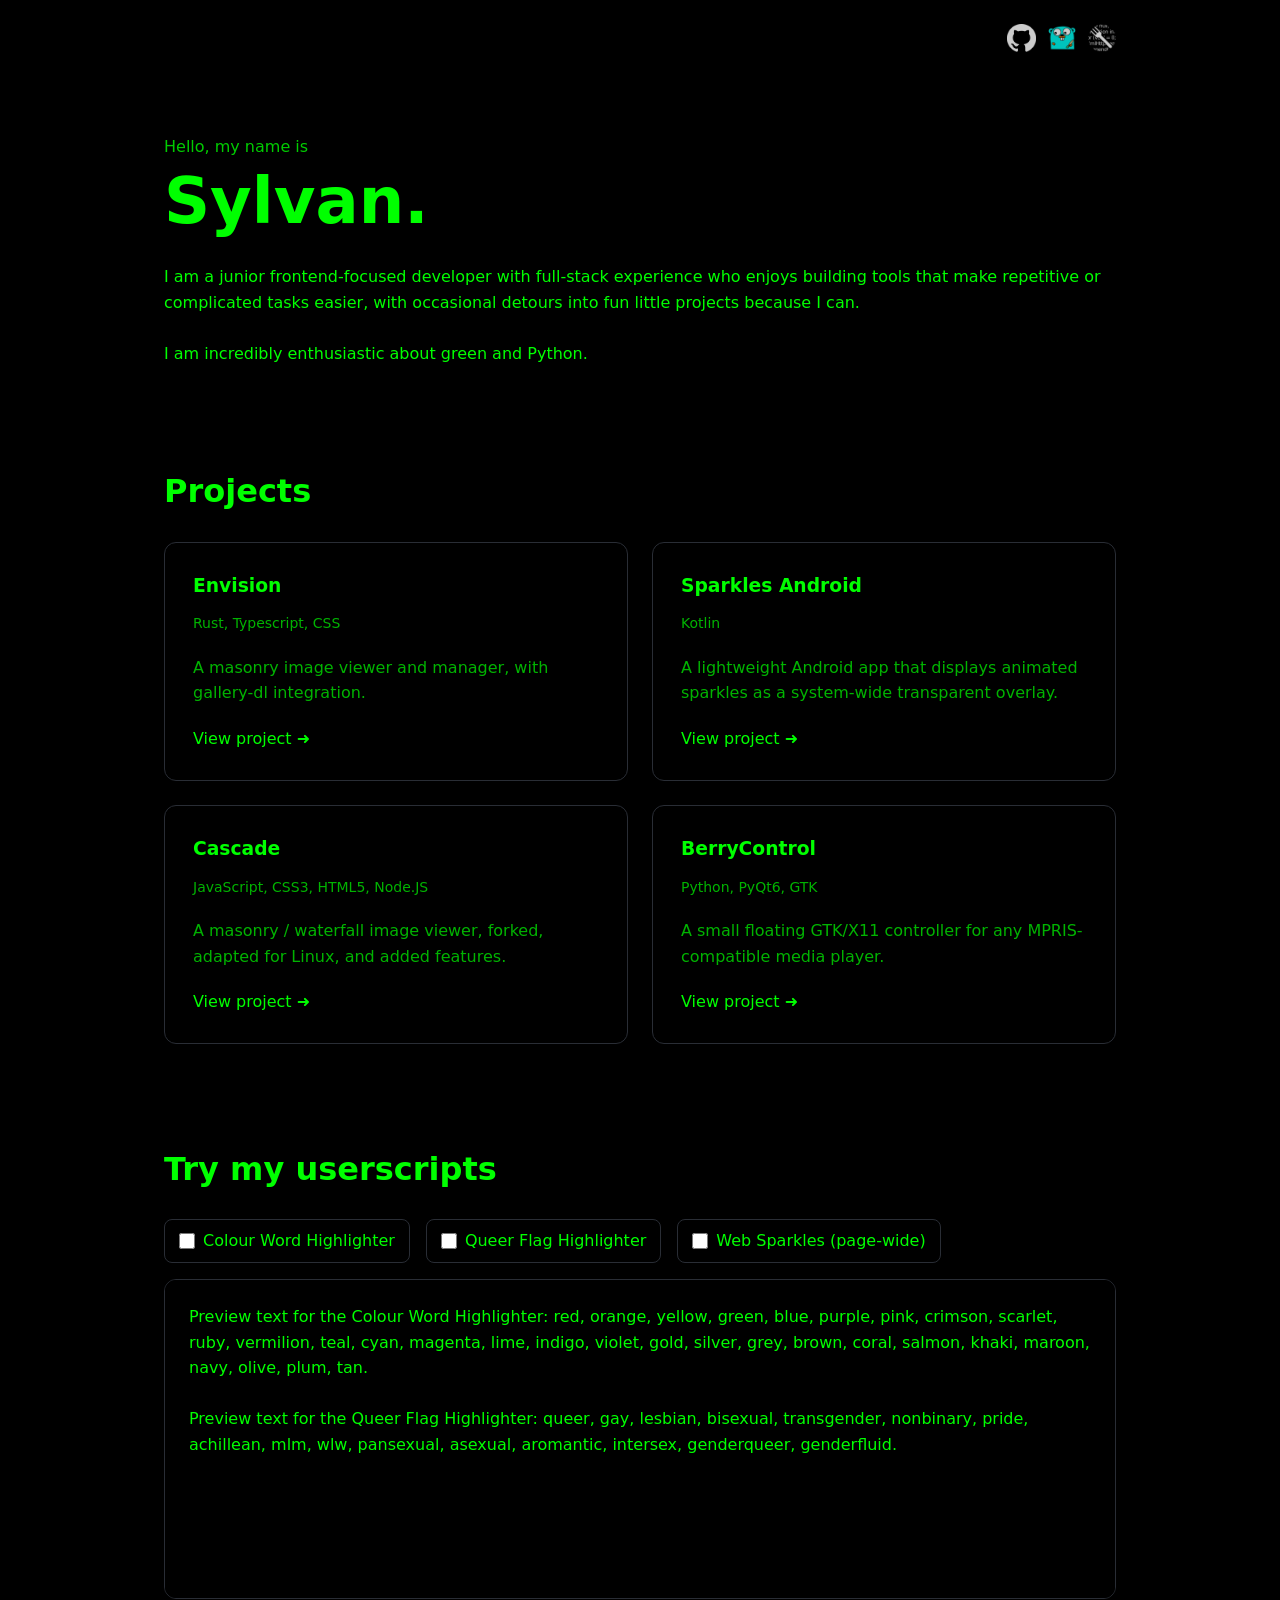
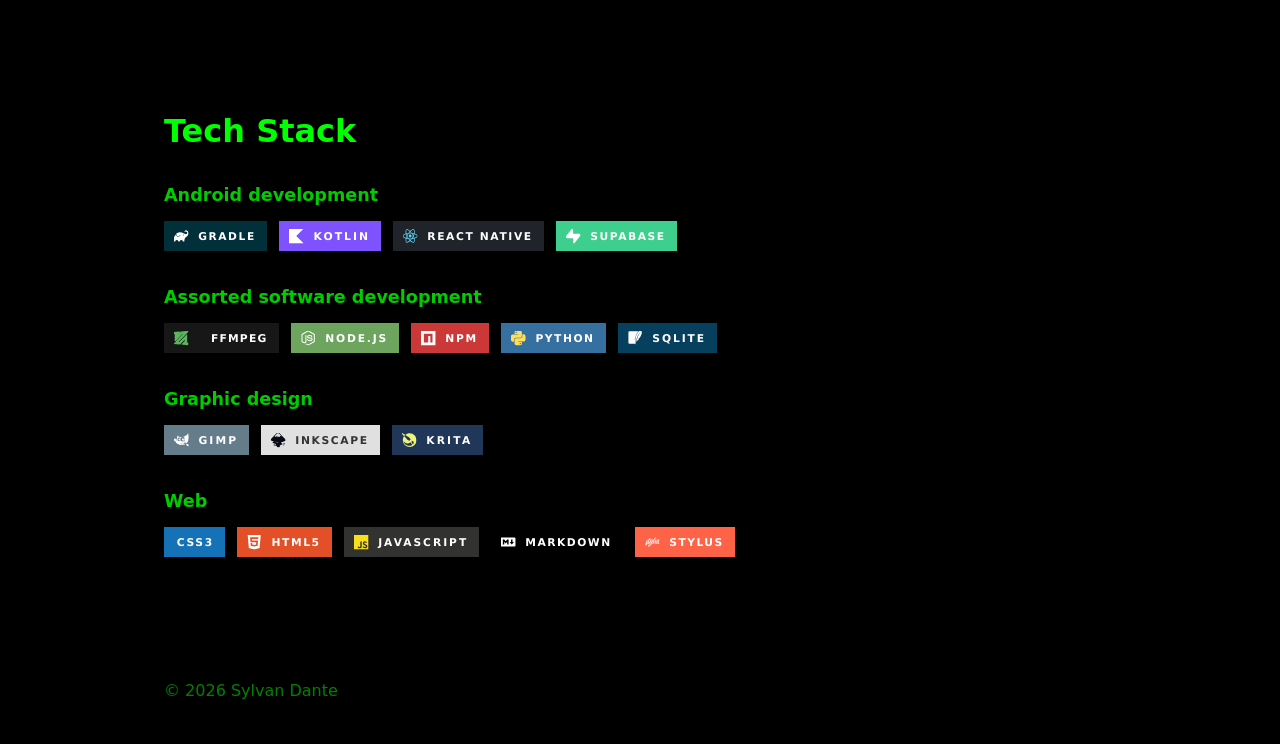
<file: index.html>
<!DOCTYPE html>
<html lang="en">
<head>
    <meta charset="UTF-8">
    <meta name="viewport" content="width=device-width, initial-scale=1.0">

    <title>Yeosangist - Developer</title>
    <meta name="description" content="Portfolio of Yeosangist">

    <link rel="stylesheet" href="style.css">
</head>

<body>
    <header>
        <div class="nav-icons" aria-label="Social links">
                <a href="https://github.com/Yeosangist" target="_blank" rel="noopener noreferrer" title="GitHub" aria-label="GitHub">
                    <img src="Assets/GitHub.png" alt="GitHub">
                </a>
                <a href="https://userstyles.world/user/Yeosangist" target="_blank" rel="noopener noreferrer" title="Userstyles.world" aria-label="Userstyles.world">
                    <img src="Assets/userstylesworld.png" alt="Userstyles.world">
                </a>
                <a href="https://greasyfork.org/en/users/1640543-yeosangist" target="_blank" rel="noopener noreferrer" title="GreasyFork" aria-label="GreasyFork">
                    <img src="Assets/greasyfork.png" alt="GreasyFork">
                </a>
        </div>
    </header>

    <main id="main-content">

        <section id="about" class="hero" aria-labelledby="about-heading">
            <h1 id="about-heading" class="visually-hidden">About Sylvan</h1>
            <p class="eyebrow">Hello, my name is</p>

            <h1>Sylvan.</h1>

            <p>
                I am a junior frontend-focused developer with full-stack experience who enjoys building tools that make repetitive or complicated tasks easier, with occasional detours into fun little projects because I can.
            </p>
            <br>
            <p>
                I am incredibly enthusiastic about green and Python.
            </p>
        </section>

        <section id="projects" aria-labelledby="projects-heading">
            <h2 id="projects-heading">Projects</h2>

            <div class="projects">

                <article class="project" aria-labelledby="envision-title">
                    <h3 id="envision-title">Envision</h3>
                    <p class="stack">Rust, Typescript, CSS</p>
                    <p>
                        A masonry image viewer and manager, with gallery-dl integration.
                    </p>

                    <a href="https://github.com/Yeosangist/Envision">View project ➜</a>
                </article>

                <article class="project" aria-labelledby="sparkles-title">
                    <h3 id="sparkles-title">Sparkles Android</h3>
                    <p class="stack">Kotlin</p>
                    <p>
                        A lightweight Android app that displays animated sparkles as a system-wide transparent overlay.
                    </p>

                    <a href="https://github.com/sparkles-everywhere/sparkle-android">View project ➜</a>
                </article>

                <article class="project" aria-labelledby="cascade-title">
                    <h3 id="cascade-title">Cascade</h3>
                    <p class="stack">JavaScript, CSS3, HTML5, Node.JS</p>
                    <p>
                        A masonry / waterfall image viewer, forked, adapted for Linux, and added features.
                    </p>

                    <a href="https://github.com/Yeosangist/Cascade">View project ➜</a>
                </article>

                <article class="project" aria-labelledby="berrycontrol-title">
                    <h3 id="berrycontrol-title">BerryControl</h3>
                    <p class="stack">Python, PyQt6, GTK</p>
                    <p>
                        A small floating GTK/X11 controller for any MPRIS-compatible media player.
                    </p>

                    <a href="https://github.com/Yeosangist/BerryControl">View project ➜</a>
                </article>
            </div>
        </section>


        <section id="preview" aria-labelledby="preview-heading">
            <h2 id="preview-heading">Try my userscripts</h2>

            <div class="toggles" role="group" aria-label="Userscript toggles">
                <label class="toggle">
                    <input type="checkbox" id="toggle-colours" aria-describedby="colours-desc">
                    <span id="colours-desc">Colour Word Highlighter</span>
                </label>
                <label class="toggle">
                    <input type="checkbox" id="toggle-flags" aria-describedby="flags-desc">
                    <span id="flags-desc">Queer Flag Highlighter</span>
                </label>
                <label class="toggle">
                    <input type="checkbox" id="toggle-sparkles" aria-describedby="sparkles-desc">
                    <span id="sparkles-desc">Web Sparkles (page-wide)</span>
                </label>
            </div>

            <iframe id="script-preview" title="Userscript preview" aria-label="Live preview of userscript effects" src="preview.html"></iframe>
        </section>

        <section id="stack" aria-labelledby="stack-heading">
            <h2 id="stack-heading">Tech Stack</h2>

            <div class="stack-group">
                <h3>Android development</h3>
                <div class="badges" role="list" aria-label="Android development technologies">
                    <a href="https://gradle.org/" target="_blank" rel="noopener noreferrer" title="Gradle" aria-label="Gradle">
                        <img src="Assets/Gradle.svg" alt="Gradle">
                    </a>
                    <a href="https://kotlinlang.org/" target="_blank" rel="noopener noreferrer" title="Kotlin" aria-label="Kotlin">
                        <img src="Assets/Kotlin.svg" alt="Kotlin">
                    </a>
                    <a href="https://reactnative.dev/" target="_blank" rel="noopener noreferrer" title="React Native" aria-label="React Native">
                        <img src="Assets/React%20Native.svg" alt="React Native">
                    </a>
                    <a href="https://supabase.com/" target="_blank" rel="noopener noreferrer" title="Supabase" aria-label="Supabase">
                        <img src="Assets/Supabase.svg" alt="Supabase">
                    </a>
                </div>
            </div>

            <div class="stack-group">
                <h3>Assorted software development</h3>
                <div class="badges" role="list" aria-label="Software development technologies">
                    <a href="https://ffmpeg.org/" target="_blank" rel="noopener noreferrer" title="FFmpeg" aria-label="FFmpeg">
                        <img src="Assets/FFmpeg.svg" alt="FFmpeg">
                    </a>
                    <a href="https://nodejs.org/" target="_blank" rel="noopener noreferrer" title="Node.js" aria-label="Node.js">
                        <img src="Assets/NodeJS.svg" alt="Node.js">
                    </a>
                    <a href="https://www.npmjs.com/" target="_blank" rel="noopener noreferrer" title="NPM" aria-label="NPM">
                        <img src="Assets/NPM.svg" alt="NPM">
                    </a>
                    <a href="https://www.python.org/" target="_blank" rel="noopener noreferrer" title="Python" aria-label="Python">
                        <img src="Assets/Python.svg" alt="Python">
                    </a>
                    <a href="https://www.sqlite.org/" target="_blank" rel="noopener noreferrer" title="SQLite" aria-label="SQLite">
                        <img src="Assets/SQLite.svg" alt="SQLite">
                    </a>
                </div>
            </div>

            <div class="stack-group">
                <h3>Graphic design</h3>
                <div class="badges" role="list" aria-label="Graphic design tools">
                    <a href="https://www.gimp.org/" target="_blank" rel="noopener noreferrer" title="GIMP" aria-label="GIMP">
                        <img src="Assets/Gimp.svg" alt="GIMP">
                    </a>
                    <a href="https://inkscape.org/" target="_blank" rel="noopener noreferrer" title="Inkscape" aria-label="Inkscape">
                        <img src="Assets/Inkscape.svg" alt="Inkscape">
                    </a>
                    <a href="https://krita.org/" target="_blank" rel="noopener noreferrer" title="Krita" aria-label="Krita">
                        <img src="Assets/Krita.svg" alt="Krita">
                    </a>
                </div>
            </div>

            <div class="stack-group">
                <h3>Web</h3>
                <div class="badges" role="list" aria-label="Web technologies">
                    <a href="https://www.w3.org/Style/CSS/" target="_blank" rel="noopener noreferrer" title="CSS3" aria-label="CSS3">
                        <img src="Assets/CSS3.svg" alt="CSS3">
                    </a>
                    <a href="https://developer.mozilla.org/en-US/docs/Web/HTML" target="_blank" rel="noopener noreferrer" title="HTML5" aria-label="HTML5">
                        <img src="Assets/HTML5.svg" alt="HTML5">
                    </a>
                    <a href="https://developer.mozilla.org/en-US/docs/Web/JavaScript" target="_blank" rel="noopener noreferrer" title="JavaScript" aria-label="JavaScript">
                        <img src="Assets/JavaScript.svg" alt="JavaScript">
                    </a>
                    <a href="https://www.markdownguide.org/" target="_blank" rel="noopener noreferrer" title="Markdown" aria-label="Markdown">
                        <img src="Assets/Markdown.svg" alt="Markdown">
                    </a>
                    <a href="https://stylus-lang.com/" target="_blank" rel="noopener noreferrer" title="Stylus" aria-label="Stylus">
                        <img src="Assets/Stylus.svg" alt="Stylus">
                    </a>
                </div>
            </div>
        </section>
    </main>

    <script>
        (function () {
            const colourToggle = document.getElementById('toggle-colours');
            const flagsToggle = document.getElementById('toggle-flags');
            const sparklesToggle = document.getElementById('toggle-sparkles');
            const iframe = document.getElementById('script-preview');

            const previewText = [
                '<p>Preview text for the Colour Word Highlighter: red, orange, yellow, green, blue, purple, pink, crimson, scarlet, ruby, vermilion, teal, cyan, magenta, lime, indigo, violet, gold, silver, grey, brown, coral, salmon, khaki, maroon, navy, olive, plum, tan.</p>',
                '<p>Preview text for the Queer Flag Highlighter: queer, gay, lesbian, bisexual, transgender, nonbinary, pride, achillean, mlm, wlw, pansexual, asexual, aromantic, intersex, genderqueer, genderfluid.</p>'
            ].join('');

            function updatePreview() {
                iframe.contentWindow.postMessage({
                    colours: colourToggle.checked,
                    flags: flagsToggle.checked
                }, '*');
            }

            colourToggle.addEventListener('change', updatePreview);
            flagsToggle.addEventListener('change', updatePreview);

            // Initial preview (no scripts)
            updatePreview();

            // Text cursor only over actual glyphs, not empty space in text blocks
            (function () {
                const regularCursor = "url('Assets/regcursor.png') 4 4, auto";
                const textCursor = "url('Assets/textcursor.png') 10 4, text";

                function caretRange(x, y) {
                    if (document.caretRangeFromPoint) {
                        return document.caretRangeFromPoint(x, y);
                    }
                    if (document.caretPositionFromPoint) {
                        const pos = document.caretPositionFromPoint(x, y);
                        if (pos) {
                            const r = document.createRange();
                            r.setStart(pos.offsetNode, pos.offset);
                            r.setEnd(pos.offsetNode, pos.offset);
                            return r;
                        }
                    }
                    return null;
                }

                function isInteractive(target) {
                    return !!target.closest('a, button, .toggle, label, input, select, textarea');
                }

                let ticking = false;
                document.addEventListener('mousemove', function (e) {
                    if (ticking) return;
                    ticking = true;
                    requestAnimationFrame(function () {
                        ticking = false;
                        const target = e.target;
                        if (isInteractive(target)) {
                            document.documentElement.style.cursor = '';
                            return;
                        }
                        const range = caretRange(e.clientX, e.clientY);
                        let overText = false;
                        if (range && range.startContainer && range.startContainer.nodeType === Node.TEXT_NODE) {
                            const rect = range.getBoundingClientRect();
                            overText = e.clientX >= rect.left && e.clientX <= rect.right &&
                                       e.clientY >= rect.top && e.clientY <= rect.bottom;
                        }
                        document.documentElement.style.cursor = overText ? textCursor : regularCursor;
                    });
                });
            })();

            // Sparkles: load lazily, then start/stop
            let sparklesLoaded = false;
            sparklesToggle.addEventListener('change', function () {
                if (sparklesToggle.checked) {
                    if (!sparklesLoaded) {
                        const s = document.createElement('script');
                        s.src = 'scripts/sparkles.user.js';
                        document.body.appendChild(s);
                        sparklesLoaded = true;
                    } else if (window.universalSparkles) {
                        window.universalSparkles.start();
                    }
                } else if (window.universalSparkles) {
                    window.universalSparkles.stop();
                }
            });
        })();
    </script>

    <footer role="contentinfo" aria-label="Site footer">
        <p>© 2026 Sylvan Dante</p>
    </footer>

</body>
</html>
</file>
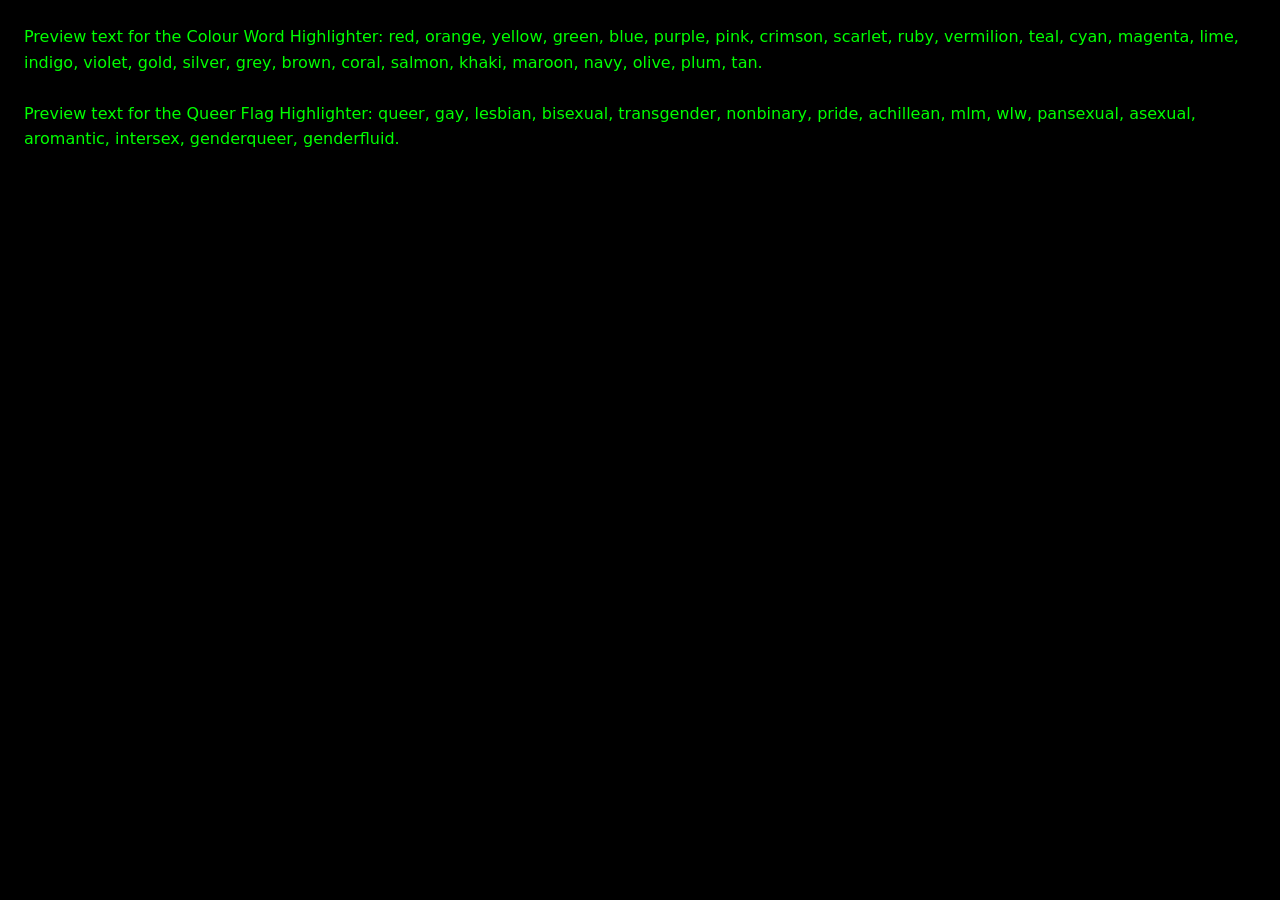
<file: preview.html>
<!DOCTYPE html>
<html lang="en">
<head>
    <meta charset="UTF-8">
    <meta name="viewport" content="width=device-width, initial-scale=1.0">
    <title>Userscript Preview</title>
    <link rel="stylesheet" href="style.css">
    <style>
        body {
            padding: 24px;
        }
    </style>
</head>
<body>
    <p>Preview text for the Colour Word Highlighter: red, orange, yellow, green, blue, purple, pink, crimson, scarlet, ruby, vermilion, teal, cyan, magenta, lime, indigo, violet, gold, silver, grey, brown, coral, salmon, khaki, maroon, navy, olive, plum, tan.</p>
    <br>
    <p>Preview text for the Queer Flag Highlighter: queer, gay, lesbian, bisexual, transgender, nonbinary, pride, achillean, mlm, wlw, pansexual, asexual, aromantic, intersex, genderqueer, genderfluid.</p>

    <script>
        let coloursScriptLoaded = false;
        let flagsScriptLoaded = false;

        window.addEventListener('message', function(event) {
            const data = event.data;
            
            if (data.colours && !coloursScriptLoaded) {
                const script = document.createElement('script');
                script.src = 'scripts/colours.user.js';
                document.body.appendChild(script);
                coloursScriptLoaded = true;
            } else if (!data.colours && coloursScriptLoaded && window.colorWordHighlighterStop) {
                window.colorWordHighlighterStop();
                coloursScriptLoaded = false;
            }
            
            if (data.flags && !flagsScriptLoaded) {
                const script = document.createElement('script');
                script.src = 'scripts/flags.user.js';
                document.body.appendChild(script);
                flagsScriptLoaded = true;
            } else if (!data.flags && flagsScriptLoaded && window.queerFlagHighlighterStop) {
                window.queerFlagHighlighterStop();
                flagsScriptLoaded = false;
            }
        });
    </script>
</body>
</html>
</file>
<file: style.css>
* {
    box-sizing: border-box;
    margin: 0;
    padding: 0;
}

.visually-hidden {
    position: absolute;
    width: 1px;
    height: 1px;
    padding: 0;
    margin: -1px;
    overflow: hidden;
    clip: rect(0, 0, 0, 0);
    white-space: nowrap;
    border: 0;
}

html {
    scroll-behavior: smooth;
}

body {
    font-family: system-ui, -apple-system, BlinkMacSystemFont, "Segoe UI", sans-serif;
    line-height: 1.6;
    background: #000000;
    color: #00ff00;
}

a {
    color: inherit;
}

header {
    max-width: 1000px;
    margin: auto;
    padding: 24px;
}

nav {
    display: flex;
    justify-content: end;
    align-items: center;
}

main {
    max-width: 1000px;
    margin: auto;
    padding: 0 24px;
}

.hero {
    display: flex;
    flex-direction: column;
    justify-content: center;
}

.eyebrow {
    margin-bottom: 12px;
    opacity: 0.8;
}

h1 {
    font-size: clamp(3.5rem, 10vw, 4rem);
    line-height: 0.95;
    margin-bottom: 32px;
}

section {
    padding: 50px 0;
}

h2 {
    font-size: 2rem;
    margin-bottom: 24px;
}

.projects {
    display: grid;
    grid-template-columns: repeat(2, 1fr);
    gap: 24px;
}

.project {
    padding: 28px;
    border: 1px solid #292d35;
    border-radius: 12px;
}

.project h3 {
    margin-bottom: 12px;
}

.project p {
    opacity: 0.7;
    margin-bottom: 20px;
}

.project a {
    text-decoration: none;
}

.project a:hover {
    opacity: 0.7;
}

.stack {
    font-size: 14px;
}

footer {
    max-width: 1000px;
    margin: auto;
    padding: 40px 24px;
    opacity: 0.5;
}

.toggles {
    display: flex;
    flex-wrap: wrap;
    gap: 16px;
    margin-bottom: 16px;
}

.toggle {
    display: inline-flex;
    align-items: center;
    gap: 8px;
    padding: 8px 14px;
    border: 1px solid #292d35;
    border-radius: 8px;
    cursor: pointer;
    user-select: none;
}

.toggle input {
    width: 16px;
    height: 16px;
    accent-color: #00ff00;
}

#script-preview {
    width: 100%;
    height: 320px;
    border: 1px solid #292d35;
    border-radius: 12px;
    background: #000000;
}

.stack-group {
    margin-bottom: 24px;
}

.stack-group h3 {
    margin-bottom: 12px;
    font-size: 1.1rem;
    opacity: 0.8;
}

.badges {
    display: flex;
    flex-wrap: wrap;
    gap: 12px;
    align-items: center;
}

.badges img {
    height: 30px;
    width: auto;
}

.nav-icons {
    display: flex;
    align-items: center;
    justify-content: flex-end;
    gap: 12px;
}

.nav-icons img {
    height: 28px;
    width: auto;
    opacity: 0.8;
}

.nav-icons a:hover img {
    opacity: 1;
}

@media (max-width: 600px) {
    .projects {
        grid-template-columns: 1fr;
    }
}

/* Custom cursors */
html {
    cursor: url('Assets/regcursor.png') 4 4, auto;
}

a, button, .toggle, label, input, select, textarea {
    cursor: url('Assets/linkcursor.png') 10 4, pointer;
}
</file>
